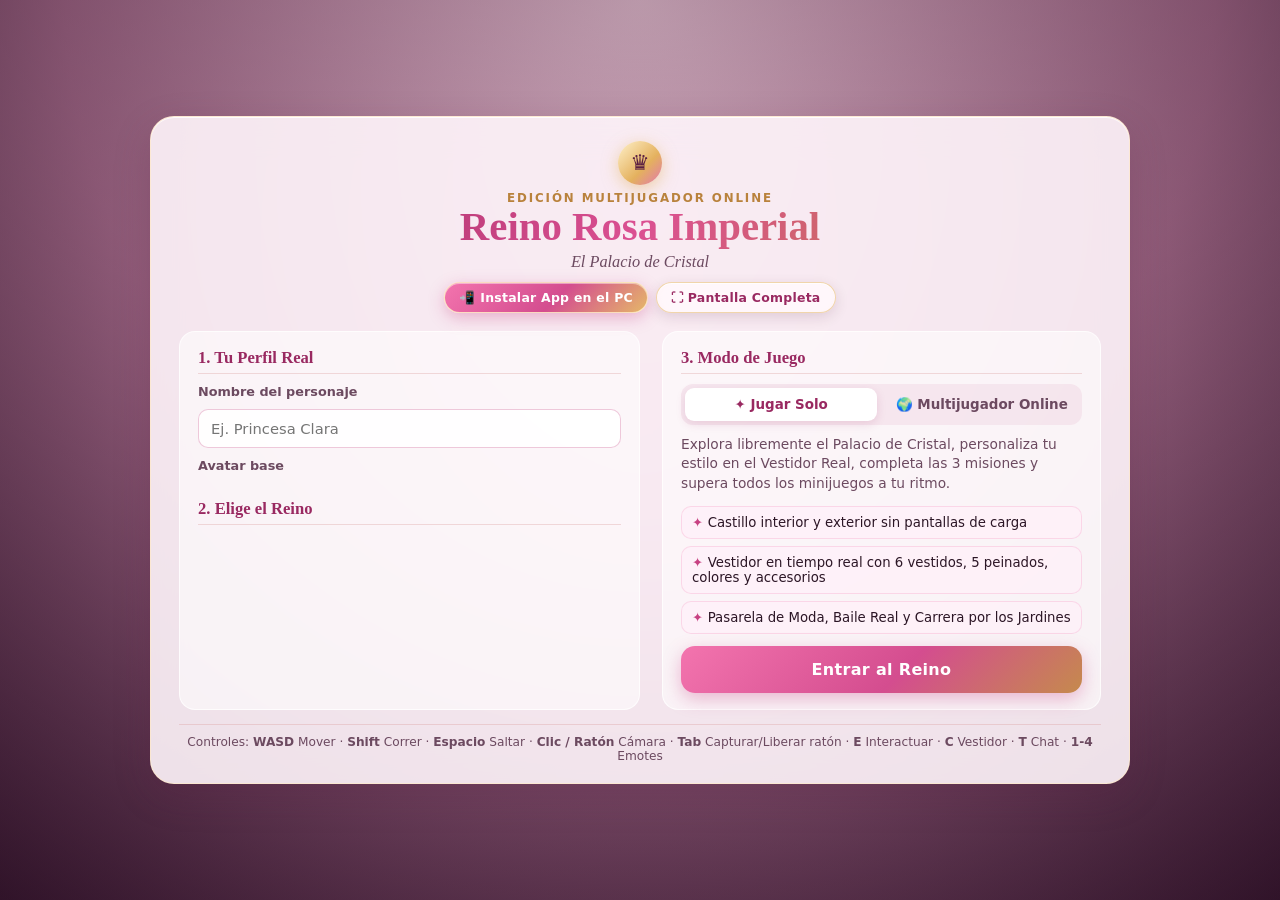
<file: index.html>
<!DOCTYPE html>
<html lang="es">
<head>
  <meta charset="UTF-8" />
  <meta name="viewport" content="width=device-width, initial-scale=1.0" />
  <meta name="theme-color" content="#ff69b4" />
  <meta name="apple-mobile-web-app-capable" content="yes" />
  <meta name="apple-mobile-web-app-status-bar-style" content="black-translucent" />
  <meta name="apple-mobile-web-app-title" content="Reino Rosa 3D" />
  <title>Reino Rosa Imperial: El Palacio de Cristal</title>
  <link rel="manifest" href="./manifest.webmanifest" />
  <link rel="icon" type="image/png" sizes="192x192" href="./assets/icons/icon-192.png" />
  <link rel="icon" type="image/svg+xml" href="./assets/icons/icon.svg" />
  <link rel="apple-touch-icon" href="./assets/icons/icon-192.png" />
  <link rel="stylesheet" href="./css/base.css" />
  <link rel="stylesheet" href="./css/menu.css" />
  <link rel="stylesheet" href="./css/hud.css" />
  <link rel="stylesheet" href="./css/pwa.css" />
  <script type="importmap">
    {
      "imports": {
        "three": "https://esm.sh/three@0.160.0",
        "three/addons/": "https://esm.sh/three@0.160.0/examples/jsm/"
      }
    }
  </script>
</head>
<body>
  <div id="app-root">
    <!-- Lienzo 3D principal -->
    <div id="canvas-container" aria-label="Escena 3D del Palacio de Cristal"></div>

    <!-- Pantalla de Inicio y Lobby LAN -->
    <section id="menu-overlay" class="overlay visible" aria-label="Menú Principal">
      <div class="menu-shell glass-panel">
        <header class="menu-header">
          <div class="crown-badge" aria-hidden="true">♛</div>
          <p class="menu-kicker">Edición Multijugador Online</p>
          <h1 class="menu-title">Reino Rosa Imperial</h1>
          <p class="menu-subtitle">El Palacio de Cristal</p>
          <div class="pwa-toolbar">
            <button id="btn-pwa-install-menu" class="pwa-btn pwa-install-btn" type="button">📲 Instalar App en el PC</button>
            <button id="btn-pwa-fullscreen-menu" class="pwa-btn pwa-fullscreen-btn" type="button" title="Pantalla Completa [F11]">⛶ Pantalla Completa</button>
          </div>
          <div id="pwa-install-guide" class="pwa-install-guide hidden" role="status" aria-live="polite">
            <span id="pwa-install-guide-text"></span>
            <button id="btn-pwa-guide-close" class="pwa-guide-close" type="button" aria-label="Cerrar aviso">✕</button>
          </div>
        </header>

        <div class="menu-grid">
          <!-- Columna Izquierda: Perfil y Avatares -->
          <div class="menu-section">
            <h2 class="section-heading">1. Tu Perfil Real</h2>
            <label class="field-label" for="player-name-input">Nombre del personaje</label>
            <input
              id="player-name-input"
              class="text-input"
              type="text"
              maxlength="18"
              placeholder="Ej. Princesa Clara"
              value=""
              autocomplete="off"
            />

            <span class="field-label">Avatar base</span>
            <div id="avatar-selector" class="avatar-grid" role="radiogroup" aria-label="Selector de avatar"></div>

            <h2 class="section-heading spacer-top">2. Elige el Reino</h2>
            <div id="world-selector" class="world-grid" role="radiogroup" aria-label="Selector de mundo"></div>
          </div>

          <!-- Columna Derecha: Modo Solo o Cooperativo LAN -->
          <div class="menu-section">
            <h2 class="section-heading">3. Modo de Juego</h2>
            <div class="mode-tabs" role="tablist">
              <button id="tab-solo" class="mode-tab active" type="button" role="tab" aria-selected="true">
                ✦ Jugar Solo
              </button>
              <button id="tab-coop" class="mode-tab" type="button" role="tab" aria-selected="false">
                🌍 Multijugador Online
              </button>
            </div>

            <!-- Panel Solo -->
            <div id="panel-solo" class="mode-panel active">
              <p class="panel-desc">
                Explora libremente el Palacio de Cristal, personaliza tu estilo en el Vestidor Real,
                completa las 3 misiones y supera todos los minijuegos a tu ritmo.
              </p>
              <ul class="feature-list">
                <li>Castillo interior y exterior sin pantallas de carga</li>
                <li>Vestidor en tiempo real con 6 vestidos, 5 peinados, colores y accesorios</li>
                <li>Pasarela de Moda, Baile Real y Carrera por los Jardines</li>
              </ul>
              <button id="btn-start-solo" class="btn-primary btn-large" type="button">
                Entrar al Reino
              </button>
            </div>

            <!-- Panel Multijugador Online (PeerJS) -->
            <div id="panel-coop" class="mode-panel">
              <p class="panel-desc">
                Juega con amigas desde cualquier casa o clase: sin cuentas ni códigos largos.
                Entra en la sala pública o crea una sala privada con código corto.
              </p>
              <div id="menu-multiplayer-root"></div>
            </div>
          </div>
        </div>

        <footer class="menu-footer">
          <span>Controles: <strong>WASD</strong> Mover · <strong>Shift</strong> Correr · <strong>Espacio</strong> Saltar · <strong>Clic / Ratón</strong> Cámara · <strong>Tab</strong> Capturar/Liberar ratón · <strong>E</strong> Interactuar · <strong>C</strong> Vestidor · <strong>T</strong> Chat · <strong>1-4</strong> Emotes</span>
        </footer>
      </div>
    </section>

    <!-- HUD en Partida -->
    <section id="hud-overlay" class="hud-layer hidden" aria-label="Interfaz de juego">
      <!-- Barra Superior -->
      <div class="hud-top">
        <div class="hud-brand glass-chip">
          <span class="hud-world-name" id="hud-world-name">Gala Imperial</span>
          <span class="hud-zone-name" id="hud-zone-name">Jardines Reales</span>
        </div>

        <button id="hud-net-pill" class="hud-net-pill glass-chip hidden" type="button" title="Estado de la sala">
          <span class="net-dot" id="hud-net-dot" data-state="offline"></span>
          <span id="hud-net-text">Solo</span>
        </button>

        <div class="hud-compass glass-chip" aria-label="Brújula">
          <div class="compass-track" id="compass-track">
            <span>N</span><span>NE</span><span>E</span><span>SE</span><span>S</span><span>SO</span><span>O</span><span>NO</span>
          </div>
          <div class="compass-needle">▼</div>
          <div id="compass-casino-pin" class="compass-casino-pin" aria-hidden="true">🎰</div>
        </div>

        <div class="hud-actions">
          <button id="btn-hud-wardrobe" class="icon-btn glass-chip" type="button" title="Vestidor Real [C]">👗 Vestidor</button>
          <button id="btn-hud-world" class="icon-btn glass-chip" type="button" title="Cambiar Reino">✨ Reino</button>
          <button id="btn-hud-mute" class="icon-btn glass-chip" type="button" title="Silenciar efectos de sonido">🔊</button>
          <button id="btn-pwa-install-hud" class="icon-btn glass-chip pwa-install-chip hidden" type="button" title="Instalar App">📲 Instalar</button>
          <button id="btn-pwa-fullscreen-hud" class="icon-btn glass-chip" type="button" title="Pantalla Completa [F11]">⛶</button>
          <button id="btn-hud-menu" class="icon-btn glass-chip" type="button" title="Volver al Menú">☰ Menú</button>
        </div>
      </div>

      <!-- Panel Izquierdo: Grupo y Misiones -->
      <aside class="hud-left">
        <div class="glass-card party-card">
          <div class="card-title-row">
            <h3>♛ Grupo Real</h3>
            <span id="hud-net-badge" class="pill-badge">Solo</span>
          </div>
          <ul id="hud-party-list" class="party-list"></ul>
          <button id="btn-hud-invite" class="btn-mini" type="button">🌍 Salas Multijugador</button>
        </div>

        <div class="glass-card quest-card">
          <div class="card-title-row">
            <h3>✦ Misiones del Reino</h3>
            <span id="hud-quest-summary" class="pill-badge">0/3</span>
          </div>
          <ul id="hud-quest-list" class="quest-list"></ul>
        </div>
      </aside>

      <!-- Panel Derecho: Minimapa y Accesos a Minijuegos -->
      <aside class="hud-right">
        <div class="glass-card minimap-card">
          <div class="minimap-ring">
            <canvas id="minimap-canvas" width="184" height="184" aria-label="Minimapa circular del reino"></canvas>
            <span class="minimap-cardinal cardinal-n" aria-hidden="true">N</span>
            <span class="minimap-cardinal cardinal-e" aria-hidden="true">E</span>
            <span class="minimap-cardinal cardinal-s" aria-hidden="true">S</span>
            <span class="minimap-cardinal cardinal-o" aria-hidden="true">O</span>
          </div>
          <div id="casino-distance-pill" class="casino-distance-pill" aria-live="off">
            <span class="casino-pill-icon">🎰</span>
            <span id="casino-dist-text">Casino · 162 m</span>
            <span id="casino-dir-arrow" class="casino-dir-arrow" aria-hidden="true">➤</span>
          </div>
          <div class="minimap-legend">
            <span>● Tú</span>
            <span class="legend-casino">🎰 Casino</span>
            <span class="legend-horse">🐴 Caballos</span>
            <span class="legend-gem">◆ Gemas</span>
          </div>
        </div>

        <div class="glass-card activities-card">
          <div class="card-title-row">
            <h3>★ Minijuegos</h3>
          </div>
          <div class="activity-buttons">
            <button class="activity-btn" data-minigame="fashion" type="button">✦ Pasarela de Moda</button>
            <button class="activity-btn" data-minigame="ball" type="button">♪ Baile del Salón Real</button>
            <button class="activity-btn" data-minigame="race" type="button">♛ Carrera Jardines</button>
          </div>
        </div>
      </aside>

      <!-- Prompt contextual [E] -->
      <div id="interact-prompt" class="interact-prompt glass-chip hidden">
        <kbd>E</kbd> <span id="interact-label">Interactuar</span>
      </div>

      <!-- Notificaciones flotantes -->
      <div id="toast-container" class="toast-container" aria-live="polite"></div>

      <!-- Diálogo NPC -->
      <div id="dialogue-box" class="dialogue-box glass-panel hidden">
        <div class="dialogue-header">
          <span id="dialogue-speaker" class="dialogue-speaker">Príncipe Adrián</span>
          <span id="dialogue-role" class="dialogue-role">Heredero del Palacio</span>
        </div>
        <p id="dialogue-text" class="dialogue-text"></p>
        <div id="dialogue-actions" class="dialogue-actions"></div>
      </div>

      <!-- Indicador discreto de captura de ratón (Pointer Lock) -->
      <div id="pointer-lock-hint" class="pointer-lock-hint glass-chip" aria-live="polite">
        🖱️ Clic o <kbd>Tab</kbd>: Capturar cámara
      </div>

      <!-- Recordatorio discreto de emotes -->
      <div id="emote-hint" class="emote-hint glass-chip" title="1 Saludo Real · 2 Giro de Princesa · 3 Reverencia de Gala · 4 Pose de Estrella">
        ✨ <kbd>1-4</kbd> Emotes
      </div>

      <!-- Chat Rápido [T] / 💬 -->
      <div id="chat-panel" class="chat-panel glass-card is-collapsed">
        <div class="chat-head">
          <button id="btn-chat-toggle" class="chat-toggle" type="button" title="Chat [T]">💬 <span>Chat</span> <kbd>T</kbd></button>
        </div>
        <div id="chat-messages" class="chat-messages"></div>
        <div class="chat-compose">
          <div id="chat-quick-bar" class="chat-quick-bar">
            <button class="quick-chat-btn" data-msg="¡Hola! 👋" type="button">¡Hola! 👋</button>
            <button class="quick-chat-btn" data-msg="¡Vamos al Casino! 🎰" type="button">¡Vamos al Casino! 🎰</button>
            <button class="quick-chat-btn" data-msg="¡A cabalgar! 🐴" type="button">¡A cabalgar! 🐴</button>
            <button class="quick-chat-btn" data-msg="¡Qué estilazo! ✨" type="button">¡Qué estilazo! ✨</button>
          </div>
          <form id="chat-form" class="chat-form">
            <input id="chat-input" type="text" maxlength="60" placeholder="Escribe un mensaje corto…" autocomplete="off" />
            <button type="submit" class="btn-chat-send">Enviar</button>
          </form>
        </div>
      </div>
    </section>

    <!-- Vestidor Real en Tiempo Real [C] -->
    <section id="wardrobe-overlay" class="wardrobe-overlay hidden" aria-label="Vestidor Real">
      <div class="wardrobe-modal glass-panel">
        <header class="modal-header">
          <div>
            <p class="modal-kicker">Atelier del Palacio · En Vivo</p>
            <h2>Vestidor Real</h2>
          </div>
          <button id="btn-close-wardrobe" class="btn-close" type="button" aria-label="Cerrar vestidor">✕</button>
        </header>

        <div id="wardrobe-tabs" class="wardrobe-tabs" role="tablist" aria-label="Categorías del Vestidor"></div>

        <div class="wardrobe-body">
          <div class="wardrobe-panel active" data-panel="outfits" role="tabpanel">
            <div class="wardrobe-group">
              <h3>Alta Costura Real (6 Conjuntos)</h3>
              <div id="wardrobe-outfits" class="wardrobe-options"></div>
            </div>
          </div>

          <div class="wardrobe-panel" data-panel="hairs" role="tabpanel">
            <div class="wardrobe-group">
              <h3>Peinados Esculpidos (5 Estilos)</h3>
              <div id="wardrobe-hairs" class="wardrobe-options"></div>
            </div>
          </div>

          <div class="wardrobe-panel" data-panel="colors" role="tabpanel">
            <div class="wardrobe-group">
              <h3>Color de Cabello</h3>
              <div id="wardrobe-hair-colors" class="wardrobe-swatch-grid"></div>
            </div>
            <div class="wardrobe-group">
              <h3>Tono de Piel</h3>
              <div id="wardrobe-skin-tones" class="wardrobe-swatch-grid"></div>
            </div>
            <div class="wardrobe-group">
              <h3>Color de Ojos</h3>
              <div id="wardrobe-eye-colors" class="wardrobe-swatch-grid"></div>
            </div>
          </div>

          <div class="wardrobe-panel" data-panel="accessories" role="tabpanel">
            <div class="wardrobe-group">
              <h3>Accesorios Acoplables (Combinables)</h3>
              <div id="wardrobe-accessories" class="wardrobe-options"></div>
            </div>
          </div>
        </div>

        <footer class="modal-footer">
          <span class="wardrobe-tip">Cambios visibles al instante con magia para todo tu grupo.</span>
          <button id="btn-wardrobe-done" class="btn-primary" type="button">¡Listo para brillar!</button>
        </footer>
      </div>

      <!-- Zona despejada derecha para observar y girar al personaje 360° -->
      <div id="wardrobe-stage-area" class="wardrobe-stage-area" aria-label="Arrastra para girar al personaje 360 grados">
        <div class="wardrobe-turn-controls glass-chip">
          <button id="btn-wardrobe-turn-left" class="wardrobe-turn-btn" type="button" title="Girar a la izquierda" aria-label="Girar a la izquierda">⟲</button>
          <span class="wardrobe-turn-hint">↔ Arrastra 360°</span>
          <button id="btn-wardrobe-turn-right" class="wardrobe-turn-btn" type="button" title="Girar a la derecha" aria-label="Girar a la derecha">⟳</button>
        </div>
      </div>
    </section>

    <!-- Modal de Salas Multijugador en Partida -->
    <section id="invite-modal" class="modal-backdrop hidden" aria-label="Salas multijugador">
      <div class="invite-modal-card glass-panel">
        <header class="modal-header">
          <div>
            <p class="modal-kicker">Multijugador Online</p>
            <h2>Salas del Reino</h2>
          </div>
          <button id="btn-close-invite-modal" class="btn-close" type="button" aria-label="Cerrar">✕</button>
        </header>
        <div id="ingame-multiplayer-root"></div>
      </div>
    </section>

    <!-- Contenedor dinámico para HUD de Minijuegos -->
    <div id="minigame-overlay" class="minigame-overlay hidden" aria-live="polite"></div>
  </div>

  <script type="module" src="./js/main.js"></script>
</body>
</html>
</file>
<file: css/base.css>
:root {
  --rose-50: #fff6fa;
  --rose-100: #ffe4f0;
  --rose-200: #ffc5df;
  --rose-300: #f695c1;
  --rose-400: #e564a1;
  --rose-500: #c74182;
  --rose-600: #992961;
  --gold-light: #fff0c7;
  --gold-main: #e5b869;
  --gold-deep: #b9823c;
  --rosegold: #d99b9b;
  --ink-dark: #2c1626;
  --ink-muted: #6c4a60;
  --glass-bg: rgba(255, 248, 252, 0.78);
  --glass-bg-strong: rgba(255, 246, 251, 0.9);
  --glass-dark: rgba(38, 16, 35, 0.72);
  --glass-border: rgba(255, 255, 255, 0.65);
  --glass-border-gold: rgba(229, 184, 105, 0.55);
  --shadow-soft: 0 12px 36px rgba(90, 26, 62, 0.22);
  --shadow-glow: 0 0 24px rgba(246, 149, 193, 0.45);
  --radius-sm: 10px;
  --radius-md: 16px;
  --radius-lg: 24px;
  --font-display: 'Palatino Linotype', 'Book Antiqua', Georgia, serif;
  --font-ui: 'Segoe UI', system-ui, -apple-system, BlinkMacSystemFont, sans-serif;
}

*, *::before, *::after {
  box-sizing: border-box;
  margin: 0;
  padding: 0;
}

html, body {
  width: 100%;
  height: 100%;
  overflow: hidden;
  font-family: var(--font-ui);
  color: var(--ink-dark);
  background: radial-gradient(circle at top, #ffd9ea 0%, #c885a8 52%, #3a1932 100%);
  user-select: none;
  -webkit-font-smoothing: antialiased;
}

#app-root {
  position: relative;
  width: 100vw;
  height: 100vh;
  overflow: hidden;
}

#canvas-container {
  position: absolute;
  inset: 0;
  width: 100%;
  height: 100%;
  z-index: 1;
}

#canvas-container canvas {
  display: block;
  width: 100%;
  height: 100%;
}

.hidden {
  display: none !important;
}

.glass-panel {
  background: var(--glass-bg-strong);
  backdrop-filter: blur(18px);
  -webkit-backdrop-filter: blur(18px);
  border: 1px solid var(--glass-border);
  box-shadow: var(--shadow-soft), inset 0 1px 0 rgba(255, 255, 255, 0.85);
  border-radius: var(--radius-lg);
}

.glass-card {
  background: var(--glass-bg);
  backdrop-filter: blur(14px);
  -webkit-backdrop-filter: blur(14px);
  border: 1px solid var(--glass-border);
  box-shadow: 0 8px 24px rgba(72, 22, 52, 0.16);
  border-radius: var(--radius-md);
}

.glass-chip {
  background: rgba(255, 248, 252, 0.82);
  backdrop-filter: blur(12px);
  -webkit-backdrop-filter: blur(12px);
  border: 1px solid var(--glass-border-gold);
  box-shadow: 0 4px 16px rgba(72, 22, 52, 0.14);
  border-radius: 999px;
}

button {
  font-family: inherit;
  cursor: pointer;
  border: none;
  outline: none;
  transition: transform 0.15s ease, box-shadow 0.2s ease, background 0.2s ease, opacity 0.2s ease;
}

button:active:not(:disabled) {
  transform: scale(0.97);
}

button:disabled {
  opacity: 0.55;
  cursor: not-allowed;
}

.btn-primary {
  background: linear-gradient(135deg, #f374ae 0%, #d44d8f 55%, #c58a4d 100%);
  color: #fff;
  font-weight: 700;
  padding: 11px 20px;
  border-radius: var(--radius-sm);
  box-shadow: 0 6px 18px rgba(201, 66, 132, 0.35);
  letter-spacing: 0.02em;
}

.btn-primary:hover:not(:disabled) {
  box-shadow: 0 8px 24px rgba(201, 66, 132, 0.5);
  transform: translateY(-1px);
}

.btn-secondary {
  background: rgba(255, 255, 255, 0.85);
  color: var(--rose-600);
  border: 1px solid rgba(212, 77, 143, 0.35);
  font-weight: 600;
  padding: 10px 16px;
  border-radius: var(--radius-sm);
}

.btn-secondary:hover:not(:disabled) {
  background: #fff;
  border-color: var(--rose-400);
}

.btn-large {
  width: 100%;
  padding: 14px 22px;
  font-size: 1rem;
  border-radius: 14px;
}

.btn-sm {
  padding: 8px 13px;
  font-size: 0.82rem;
  white-space: nowrap;
}

.btn-link {
  background: transparent;
  color: var(--rose-500);
  font-size: 0.82rem;
  font-weight: 600;
  text-decoration: underline;
  padding: 2px 4px;
}

.btn-close {
  width: 36px;
  height: 36px;
  border-radius: 50%;
  background: rgba(255, 255, 255, 0.85);
  color: var(--rose-600);
  font-size: 1.05rem;
  font-weight: 700;
  border: 1px solid rgba(199, 65, 130, 0.25);
}

.btn-close:hover {
  background: var(--rose-500);
  color: #fff;
}

.text-input,
.code-box {
  width: 100%;
  font-family: inherit;
  font-size: 0.92rem;
  color: var(--ink-dark);
  background: rgba(255, 255, 255, 0.88);
  border: 1px solid rgba(212, 120, 165, 0.4);
  border-radius: var(--radius-sm);
  padding: 10px 12px;
  outline: none;
  user-select: text;
}

.text-input:focus,
.code-box:focus {
  border-color: var(--rose-400);
  box-shadow: 0 0 0 3px rgba(243, 116, 174, 0.2);
}

.code-box {
  font-family: ui-monospace, SFMono-Regular, Consolas, monospace;
  font-size: 0.74rem;
  resize: none;
  line-height: 1.3;
}

::-webkit-scrollbar {
  width: 6px;
  height: 6px;
}

::-webkit-scrollbar-thumb {
  background: rgba(199, 65, 130, 0.35);
  border-radius: 999px;
}
</file>
<file: css/menu.css>
.overlay {
  position: absolute;
  inset: 0;
  z-index: 20;
  display: flex;
  align-items: center;
  justify-content: center;
  padding: 20px;
  background: radial-gradient(circle at center, rgba(44, 16, 38, 0.14) 0%, rgba(36, 12, 30, 0.45) 100%);
  opacity: 0;
  pointer-events: none;
  transition: opacity 0.35s ease;
}

.overlay.visible {
  opacity: 1;
  pointer-events: auto;
}

.menu-shell {
  width: min(980px, 100%);
  max-height: calc(100vh - 36px);
  overflow-y: auto;
  padding: 24px 28px 20px;
  border: 1px solid rgba(255, 232, 200, 0.7);
}

.menu-header {
  text-align: center;
  margin-bottom: 18px;
}

.crown-badge {
  display: inline-flex;
  align-items: center;
  justify-content: center;
  width: 44px;
  height: 44px;
  border-radius: 50%;
  background: linear-gradient(135deg, #fff1ca 0%, #e4b15e 60%, #e278ae 100%);
  color: #5b2042;
  font-size: 1.35rem;
  box-shadow: 0 4px 16px rgba(229, 184, 105, 0.55);
  margin-bottom: 6px;
}

.menu-kicker {
  font-size: 0.74rem;
  font-weight: 700;
  letter-spacing: 0.16em;
  text-transform: uppercase;
  color: var(--gold-deep);
}

.menu-title {
  font-family: var(--font-display);
  font-size: clamp(1.75rem, 3.2vw, 2.55rem);
  background: linear-gradient(120deg, #98245c 0%, #db5092 50%, #bd8235 100%);
  -webkit-background-clip: text;
  background-clip: text;
  color: transparent;
  line-height: 1.1;
}

.menu-subtitle {
  font-family: var(--font-display);
  font-style: italic;
  color: var(--ink-muted);
  font-size: 1.02rem;
  margin-top: 2px;
}

.menu-grid {
  display: grid;
  grid-template-columns: 1.05fr 1fr;
  gap: 22px;
}

.menu-section {
  background: rgba(255, 255, 255, 0.55);
  border: 1px solid rgba(255, 255, 255, 0.78);
  border-radius: var(--radius-md);
  padding: 16px 18px;
  display: flex;
  flex-direction: column;
  gap: 10px;
}

.section-heading {
  font-family: var(--font-display);
  font-size: 1.04rem;
  color: var(--rose-600);
  border-bottom: 1px solid rgba(217, 155, 155, 0.35);
  padding-bottom: 5px;
}

.spacer-top {
  margin-top: 6px;
}

.field-label {
  font-size: 0.8rem;
  font-weight: 600;
  color: var(--ink-muted);
}

.avatar-grid {
  display: grid;
  grid-template-columns: repeat(4, 1fr);
  gap: 8px;
}

.avatar-card {
  display: flex;
  flex-direction: column;
  align-items: center;
  gap: 5px;
  padding: 9px 6px;
  border-radius: 12px;
  background: rgba(255, 255, 255, 0.78);
  border: 2px solid transparent;
  color: var(--ink-dark);
  font-size: 0.78rem;
  font-weight: 600;
}

.avatar-card:hover {
  border-color: rgba(229, 100, 161, 0.45);
}

.avatar-card.selected {
  border-color: var(--rose-500);
  background: #fff;
  box-shadow: 0 4px 14px rgba(199, 65, 130, 0.22);
}

.avatar-swatch {
  width: 34px;
  height: 34px;
  border-radius: 50%;
  border: 2px solid #fff;
  box-shadow: 0 2px 8px rgba(0, 0, 0, 0.16);
  display: flex;
  align-items: center;
  justify-content: center;
  font-size: 0.95rem;
}

.world-grid {
  display: grid;
  grid-template-columns: 1fr;
  gap: 8px;
}

.world-card {
  display: flex;
  align-items: center;
  gap: 12px;
  text-align: left;
  padding: 10px 12px;
  border-radius: 12px;
  background: rgba(255, 255, 255, 0.78);
  border: 2px solid transparent;
}

.world-card:hover {
  border-color: rgba(229, 184, 105, 0.65);
}

.world-card.selected {
  border-color: var(--rose-500);
  background: #fff;
  box-shadow: 0 4px 16px rgba(199, 65, 130, 0.2);
}

.world-orb {
  width: 38px;
  height: 38px;
  border-radius: 50%;
  flex-shrink: 0;
  border: 2px solid rgba(255, 255, 255, 0.9);
  box-shadow: 0 3px 10px rgba(0, 0, 0, 0.18);
}

.world-info strong {
  display: block;
  font-size: 0.9rem;
  color: var(--ink-dark);
}

.world-info span {
  display: block;
  font-size: 0.75rem;
  color: var(--ink-muted);
}

.mode-tabs {
  display: grid;
  grid-template-columns: 1fr 1fr;
  gap: 8px;
  background: rgba(235, 200, 218, 0.35);
  padding: 4px;
  border-radius: 12px;
}

.mode-tab {
  padding: 9px 10px;
  border-radius: 9px;
  background: transparent;
  color: var(--ink-muted);
  font-weight: 700;
  font-size: 0.84rem;
}

.mode-tab.active {
  background: #fff;
  color: var(--rose-600);
  box-shadow: 0 3px 10px rgba(153, 41, 97, 0.15);
}

.mode-panel {
  display: none;
  flex-direction: column;
  gap: 12px;
  flex: 1;
}

.mode-panel.active {
  display: flex;
}

.panel-desc {
  font-size: 0.86rem;
  line-height: 1.45;
  color: var(--ink-muted);
}

.feature-list {
  list-style: none;
  display: flex;
  flex-direction: column;
  gap: 7px;
  margin-bottom: auto;
}

.feature-list li {
  font-size: 0.83rem;
  padding: 8px 10px;
  border-radius: 10px;
  background: rgba(255, 240, 248, 0.75);
  border: 1px solid rgba(243, 165, 203, 0.35);
}

.feature-list li::before {
  content: '✦ ';
  color: var(--rose-500);
  font-weight: 700;
}

/* ───────── Menú de Salas Multijugador (PeerJS) ───────── */
.mp-ui {
  display: flex;
  flex-direction: column;
  gap: 10px;
}

.mp-status {
  display: inline-flex;
  align-items: center;
  gap: 8px;
  align-self: flex-start;
  font-size: 0.78rem;
  font-weight: 700;
  color: var(--ink-muted);
  padding: 4px 12px;
  border-radius: 999px;
  background: rgba(255, 255, 255, 0.72);
  border: 1px solid var(--glass-border-gold);
}

.mp-dot,
.net-dot {
  width: 9px;
  height: 9px;
  border-radius: 50%;
  flex-shrink: 0;
  background: #b9a3b2;
}

.mp-dot[data-state='online'],
.net-dot[data-state='online'] {
  background: #3fc97a;
  box-shadow: 0 0 8px rgba(63, 201, 122, 0.8);
}

.mp-dot[data-state='connecting'],
.net-dot[data-state='connecting'] {
  background: #f2c14e;
  box-shadow: 0 0 8px rgba(242, 193, 78, 0.85);
  animation: mpPulse 1s ease-in-out infinite;
}

.mp-dot[data-state='error'],
.net-dot[data-state='error'] {
  background: #e5484d;
  box-shadow: 0 0 8px rgba(229, 72, 77, 0.7);
}

@keyframes mpPulse {
  50% { opacity: 0.35; }
}

.mp-view {
  display: flex;
  flex-direction: column;
  gap: 10px;
}

.mp-public-btn {
  font-size: 1.06rem;
  padding: 16px 22px;
  background: linear-gradient(135deg, #f78fc0 0%, #e2559c 45%, #d9a24f 100%);
  border: 1px solid rgba(255, 236, 196, 0.9);
}

.mp-hint {
  font-size: 0.76rem;
  color: var(--ink-muted);
  text-align: center;
  margin-top: -4px;
}

.mp-divider {
  display: flex;
  align-items: center;
  gap: 10px;
  font-size: 0.74rem;
  font-weight: 700;
  color: var(--gold-deep);
  text-transform: uppercase;
  letter-spacing: 0.08em;
}

.mp-divider::before,
.mp-divider::after {
  content: '';
  flex: 1;
  height: 1px;
  background: linear-gradient(90deg, transparent, rgba(229, 184, 105, 0.8), transparent);
}

.mp-private {
  display: flex;
  flex-direction: column;
  gap: 8px;
  padding: 10px;
  border-radius: 14px;
  background: rgba(255, 246, 251, 0.85);
  border: 1px solid rgba(229, 184, 105, 0.45);
}

.mp-create-btn {
  width: 100%;
  font-weight: 700;
}

.mp-join-row {
  display: flex;
  gap: 6px;
}

.mp-code-input {
  flex: 1;
  min-width: 0;
  text-transform: uppercase;
  letter-spacing: 0.12em;
  font-weight: 700;
  text-align: center;
}

.mp-cancel {
  align-self: center;
}

.mp-room-card {
  display: flex;
  flex-direction: column;
  gap: 8px;
  padding: 12px 14px;
  border-radius: 14px;
  background: rgba(255, 246, 251, 0.9);
  border: 1px solid rgba(229, 184, 105, 0.6);
  box-shadow: inset 0 1px 0 rgba(255, 255, 255, 0.9);
}

.mp-room-head {
  display: flex;
  align-items: center;
  justify-content: space-between;
  gap: 8px;
}

.mp-room-kind {
  font-family: var(--font-display);
  font-weight: 700;
  color: var(--rose-600);
}

.mp-room-ping {
  font-size: 0.72rem;
  font-weight: 700;
  color: var(--gold-deep);
}

.mp-code-block {
  display: flex;
  flex-direction: column;
  gap: 4px;
}

.mp-code-label {
  font-size: 0.72rem;
  font-weight: 700;
  color: var(--ink-muted);
  text-transform: uppercase;
  letter-spacing: 0.08em;
}

.mp-code-row {
  display: flex;
  align-items: center;
  justify-content: space-between;
  gap: 8px;
}

.mp-code {
  font-family: ui-monospace, SFMono-Regular, Consolas, monospace;
  font-size: 1.7rem;
  letter-spacing: 0.1em;
  color: var(--rose-600);
  background: linear-gradient(135deg, #fff1c9, #ffe0f0);
  border: 1px dashed rgba(185, 130, 60, 0.7);
  border-radius: 10px;
  padding: 4px 12px;
  user-select: all;
}

.mp-players-head {
  font-size: 0.76rem;
  font-weight: 700;
  color: var(--rose-600);
}

.mp-players {
  list-style: none;
  display: flex;
  flex-wrap: wrap;
  gap: 6px;
  max-height: 96px;
  overflow-y: auto;
}

.mp-players li {
  font-size: 0.75rem;
  font-weight: 600;
  background: #fff;
  border: 1px solid rgba(229, 100, 161, 0.3);
  border-radius: 999px;
  padding: 3px 10px;
}

.mp-players li.is-self {
  background: linear-gradient(135deg, #fff1c9, #f2c87d);
  border-color: rgba(185, 130, 60, 0.5);
  color: #6b4512;
}

.mp-players li.is-empty {
  opacity: 0.65;
  font-style: italic;
}

.mp-leave-btn {
  width: 100%;
}

.mp-feedback {
  font-size: 0.78rem;
  color: var(--rose-600);
  min-height: 18px;
  text-align: center;
}

.mp-feedback.is-error {
  color: #c0313a;
  font-weight: 600;
}

.menu-footer {
  margin-top: 14px;
  padding-top: 10px;
  border-top: 1px solid rgba(217, 155, 155, 0.35);
  text-align: center;
  font-size: 0.76rem;
  color: var(--ink-muted);
}

@media (max-width: 820px) {
  .menu-grid {
    grid-template-columns: 1fr;
  }
}
</file>
<file: css/hud.css>
.hud-layer {
  position: absolute;
  inset: 0;
  z-index: 10;
  pointer-events: none;
}

body.pointer-locked,
body.pointer-locked * {
  cursor: none !important;
}

body.pointer-locked .hud-layer,
body.pointer-locked .hud-layer * {
  pointer-events: none !important;
}

.hud-layer button,
.hud-layer input,
.hud-layer textarea,
.hud-layer .chat-panel,
.hud-layer .dialogue-box,
.hud-layer .activities-card,
.hud-layer .party-card {
  pointer-events: auto;
}

.hud-top {
  position: absolute;
  top: 14px;
  left: 16px;
  right: 16px;
  display: flex;
  align-items: center;
  justify-content: space-between;
  gap: 12px;
}

.hud-brand {
  display: flex;
  flex-direction: column;
  padding: 7px 18px;
}

.hud-world-name {
  font-family: var(--font-display);
  font-size: 0.94rem;
  font-weight: 700;
  color: var(--rose-600);
}

.hud-zone-name {
  font-size: 0.74rem;
  color: var(--ink-muted);
}

.hud-net-pill {
  display: inline-flex;
  align-items: center;
  gap: 8px;
  padding: 7px 14px;
  font-size: 0.78rem;
  font-weight: 700;
  color: var(--rose-600);
  white-space: nowrap;
  max-width: 320px;
  overflow: hidden;
  text-overflow: ellipsis;
}

.hud-net-pill:hover {
  background: #fff;
}

.hud-net-pill .net-dot {
  width: 9px;
  height: 9px;
  border-radius: 50%;
  flex-shrink: 0;
  background: #b9a3b2;
}

.hud-net-pill .net-dot[data-state='online'] {
  background: #3fc97a;
  box-shadow: 0 0 8px rgba(63, 201, 122, 0.8);
}

.hud-net-pill .net-dot[data-state='connecting'] {
  background: #f2c14e;
  box-shadow: 0 0 8px rgba(242, 193, 78, 0.85);
  animation: netPulse 1s ease-in-out infinite;
}

.hud-net-pill .net-dot[data-state='error'] {
  background: #e5484d;
  box-shadow: 0 0 8px rgba(229, 72, 77, 0.7);
}

@keyframes netPulse {
  50% { opacity: 0.35; }
}

body.wardrobe-open .hud-net-pill {
  opacity: 0;
  pointer-events: none !important;
}

.hud-compass {
  position: relative;
  width: 210px;
  height: 36px;
  overflow: hidden;
  display: flex;
  align-items: center;
  justify-content: center;
}

.compass-track {
  display: flex;
  gap: 32px;
  font-size: 0.78rem;
  font-weight: 700;
  color: var(--rose-600);
  white-space: nowrap;
  will-change: transform;
}

.compass-needle {
  position: absolute;
  top: -1px;
  left: 50%;
  transform: translateX(-50%);
  font-size: 0.65rem;
  color: var(--gold-deep);
}

.compass-casino-pin {
  position: absolute;
  bottom: 1px;
  left: 50%;
  transform: translateX(-50%);
  font-size: 0.78rem;
  line-height: 1;
  pointer-events: none;
  filter: drop-shadow(0 0 5px rgba(245, 196, 81, 0.85));
  transition: left 0.06s linear;
}

.hud-actions {
  display: flex;
  gap: 8px;
}

.icon-btn {
  padding: 8px 14px;
  font-size: 0.82rem;
  font-weight: 700;
  color: var(--rose-600);
}

.icon-btn:hover {
  background: #fff;
  transform: translateY(-1px);
}

.hud-left {
  position: absolute;
  top: 72px;
  left: 16px;
  width: 256px;
  display: flex;
  flex-direction: column;
  gap: 10px;
}

.hud-right {
  position: absolute;
  top: 72px;
  right: 16px;
  width: 204px;
  display: flex;
  flex-direction: column;
  gap: 10px;
}

.party-card,
.quest-card,
.activities-card {
  padding: 12px 14px;
}

.card-title-row {
  display: flex;
  align-items: center;
  justify-content: space-between;
  margin-bottom: 8px;
}

.card-title-row h3 {
  font-family: var(--font-display);
  font-size: 0.9rem;
  color: var(--rose-600);
}

.pill-badge {
  font-size: 0.7rem;
  font-weight: 700;
  padding: 2px 8px;
  border-radius: 999px;
  background: rgba(243, 116, 174, 0.18);
  color: var(--rose-600);
}

.party-list,
.quest-list {
  list-style: none;
  display: flex;
  flex-direction: column;
  gap: 6px;
}

.party-item {
  display: flex;
  align-items: center;
  justify-content: space-between;
  font-size: 0.8rem;
  padding: 5px 8px;
  border-radius: 8px;
  background: rgba(255, 255, 255, 0.65);
}

.party-dot {
  display: inline-block;
  width: 8px;
  height: 8px;
  border-radius: 50%;
  margin-right: 6px;
  background: #47c97f;
}

.btn-mini {
  margin-top: 8px;
  width: 100%;
  padding: 6px 10px;
  font-size: 0.76rem;
  font-weight: 700;
  border-radius: 8px;
  background: linear-gradient(135deg, #f374ae, #d99b56);
  color: #fff;
}

.quest-item {
  font-size: 0.78rem;
  padding: 7px 9px;
  border-radius: 9px;
  background: rgba(255, 255, 255, 0.68);
  border-left: 3px solid var(--rose-400);
}

.quest-item.done {
  border-left-color: #34b375;
  opacity: 0.78;
}

.quest-item strong {
  display: block;
  color: var(--ink-dark);
  margin-bottom: 2px;
}

.quest-item span {
  color: var(--ink-muted);
  font-size: 0.73rem;
}

.minimap-card {
  padding: 13px 10px 10px;
  display: flex;
  flex-direction: column;
  align-items: center;
  gap: 8px;
}

.minimap-ring {
  position: relative;
  width: 176px;
  height: 176px;
  display: flex;
  align-items: center;
  justify-content: center;
}

#minimap-canvas {
  width: 176px;
  height: 176px;
  border-radius: 50%;
  border: 2.5px solid rgba(229, 184, 105, 0.85);
  box-shadow: 0 0 0 3px rgba(243, 116, 174, 0.25), 0 8px 20px rgba(45, 16, 40, 0.35);
  background: rgba(34, 13, 34, 0.92);
  display: block;
}

.minimap-cardinal {
  position: absolute;
  width: 16px;
  height: 16px;
  border-radius: 999px;
  display: flex;
  align-items: center;
  justify-content: center;
  font-size: 0.6rem;
  font-weight: 800;
  line-height: 1;
  color: #ffe29f;
  background: rgba(45, 16, 40, 0.88);
  border: 1px solid rgba(229, 184, 105, 0.72);
  text-shadow: 0 1px 2px rgba(24, 6, 22, 0.9);
  pointer-events: none;
  z-index: 2;
}

.minimap-cardinal.cardinal-n {
  top: -6px;
  left: 50%;
  transform: translateX(-50%);
}

.minimap-cardinal.cardinal-s {
  bottom: -6px;
  left: 50%;
  transform: translateX(-50%);
}

.minimap-cardinal.cardinal-e {
  right: -6px;
  top: 50%;
  transform: translateY(-50%);
}

.minimap-cardinal.cardinal-o {
  left: -6px;
  top: 50%;
  transform: translateY(-50%);
}

.casino-distance-pill {
  display: inline-flex;
  align-items: center;
  justify-content: center;
  gap: 6px;
  width: 100%;
  padding: 4px 10px;
  border-radius: 999px;
  background: linear-gradient(135deg, rgba(62, 22, 52, 0.88), rgba(104, 34, 78, 0.82));
  border: 1px solid rgba(229, 184, 105, 0.68);
  box-shadow: 0 3px 10px rgba(34, 12, 30, 0.28);
  color: #fff3d6;
  font-size: 0.72rem;
  font-weight: 700;
  font-variant-numeric: tabular-nums;
  white-space: nowrap;
}

.casino-distance-pill.at-casino {
  background: linear-gradient(135deg, rgba(98, 34, 74, 0.92), rgba(154, 86, 42, 0.86));
  border-color: rgba(245, 196, 81, 0.95);
  box-shadow: 0 0 12px rgba(245, 196, 81, 0.35);
  color: #ffe8a3;
}

.casino-pill-icon {
  font-size: 0.82rem;
  line-height: 1;
}

.casino-dir-arrow {
  display: inline-block;
  color: #f5c451;
  font-size: 0.78rem;
  line-height: 1;
  transition: transform 0.08s linear;
}

.casino-distance-pill.at-casino .casino-dir-arrow {
  display: none;
}

.minimap-legend {
  display: flex;
  flex-wrap: wrap;
  justify-content: center;
  gap: 4px 8px;
  font-size: 0.67rem;
  font-weight: 600;
  color: var(--ink-muted);
}

.legend-ally { color: #36a2eb; }
.legend-casino {
  color: #f5c451;
  font-weight: 700;
  text-shadow: 0 1px 2px rgba(45, 16, 40, 0.65);
}
.legend-horse {
  color: #f374ae;
  font-weight: 700;
}
.legend-gem { color: #e25098; }

.activity-buttons {
  display: flex;
  flex-direction: column;
  gap: 6px;
}

.activity-btn {
  text-align: left;
  padding: 8px 10px;
  border-radius: 9px;
  font-size: 0.78rem;
  font-weight: 700;
  color: var(--rose-600);
  background: rgba(255, 255, 255, 0.78);
  border: 1px solid rgba(229, 100, 161, 0.28);
}

.activity-btn:hover {
  background: linear-gradient(135deg, #fff, #ffe7f3);
  border-color: var(--rose-400);
}

.interact-prompt {
  position: absolute;
  bottom: 118px;
  left: 50%;
  transform: translateX(-50%);
  padding: 8px 18px;
  font-size: 0.88rem;
  font-weight: 700;
  color: var(--rose-600);
  display: flex;
  align-items: center;
  gap: 8px;
  animation: floatPulse 1.6s ease-in-out infinite;
}

.interact-prompt kbd {
  background: var(--rose-500);
  color: #fff;
  padding: 2px 8px;
  border-radius: 6px;
  font-size: 0.82rem;
}

.pointer-lock-hint {
  position: absolute;
  bottom: 16px;
  right: 16px;
  padding: 6px 14px;
  font-size: 0.74rem;
  font-weight: 600;
  color: var(--ink-dark);
  display: flex;
  align-items: center;
  gap: 6px;
  opacity: 0.92;
  transition: background 0.25s ease, border-color 0.25s ease, color 0.25s ease;
}

.pointer-lock-hint kbd {
  background: rgba(199, 65, 130, 0.16);
  color: var(--rose-600);
  border: 1px solid rgba(199, 65, 130, 0.35);
  padding: 1px 6px;
  border-radius: 5px;
  font-size: 0.7rem;
  font-weight: 700;
}

.pointer-lock-hint.locked {
  background: rgba(45, 16, 40, 0.78);
  color: #fff3fa;
  border-color: rgba(244, 198, 130, 0.75);
}

.pointer-lock-hint.locked kbd {
  background: rgba(244, 198, 130, 0.24);
  color: #ffe8b5;
  border-color: rgba(244, 198, 130, 0.65);
}

.emote-hint {
  position: absolute;
  bottom: 52px;
  right: 16px;
  padding: 4px 12px;
  font-size: 0.7rem;
  font-weight: 600;
  color: var(--ink-dark);
  display: flex;
  align-items: center;
  gap: 6px;
  opacity: 0.8;
  pointer-events: auto;
}

.emote-hint kbd {
  background: rgba(199, 65, 130, 0.16);
  color: var(--rose-600);
  border: 1px solid rgba(199, 65, 130, 0.35);
  padding: 1px 6px;
  border-radius: 5px;
  font-size: 0.68rem;
  font-weight: 700;
}

@keyframes floatPulse {
  0%, 100% { transform: translate(-50%, 0); }
  50% { transform: translate(-50%, -4px); }
}

.toast-container {
  position: absolute;
  top: 68px;
  left: 50%;
  transform: translateX(-50%);
  display: flex;
  flex-direction: column;
  align-items: center;
  gap: 8px;
  width: min(420px, 90vw);
}

.toast-msg {
  padding: 9px 18px;
  border-radius: 999px;
  background: rgba(45, 16, 40, 0.84);
  color: #fff6fa;
  border: 1px solid rgba(246, 180, 210, 0.55);
  font-size: 0.84rem;
  font-weight: 600;
  box-shadow: 0 8px 24px rgba(0, 0, 0, 0.28);
  animation: toastIn 0.25s ease;
}

@keyframes toastIn {
  from { opacity: 0; transform: translateY(-10px); }
  to { opacity: 1; transform: translateY(0); }
}

.dialogue-box {
  position: absolute;
  bottom: 24px;
  left: 50%;
  transform: translateX(-50%);
  width: min(600px, calc(100vw - 32px));
  padding: 18px 22px;
  z-index: 15;
}

.dialogue-header {
  display: flex;
  align-items: baseline;
  gap: 10px;
  margin-bottom: 8px;
}

.dialogue-speaker {
  font-family: var(--font-display);
  font-size: 1.15rem;
  font-weight: 700;
  color: var(--rose-600);
}

.dialogue-role {
  font-size: 0.76rem;
  font-weight: 600;
  color: var(--gold-deep);
}

.dialogue-text {
  font-size: 0.92rem;
  line-height: 1.5;
  color: var(--ink-dark);
  margin-bottom: 12px;
}

.dialogue-actions {
  display: flex;
  flex-wrap: wrap;
  gap: 8px;
  justify-content: flex-end;
}

.chat-panel {
  position: absolute;
  bottom: 16px;
  left: 16px;
  width: 310px;
  padding: 10px;
  display: flex;
  flex-direction: column;
  gap: 6px;
}

.chat-head {
  display: flex;
  justify-content: flex-start;
}

.chat-toggle {
  display: inline-flex;
  align-items: center;
  gap: 6px;
  padding: 3px 10px;
  border-radius: 999px;
  font-size: 0.74rem;
  font-weight: 700;
  background: rgba(255, 255, 255, 0.85);
  color: var(--rose-600);
  border: 1px solid rgba(229, 184, 105, 0.6);
}

.chat-toggle kbd {
  font-size: 0.66rem;
  padding: 0 5px;
  border-radius: 4px;
  background: rgba(243, 116, 174, 0.16);
}

.chat-compose {
  display: flex;
  flex-direction: column;
  gap: 6px;
}

.chat-panel.is-collapsed {
  width: auto;
  max-width: 310px;
  padding: 7px 8px;
  background: rgba(255, 248, 252, 0.55);
}

.chat-panel.is-collapsed .chat-compose {
  display: none;
}

.chat-panel.is-collapsed .chat-messages {
  max-height: 64px;
}

.chat-panel.is-collapsed .chat-messages:empty {
  display: none;
}

.chat-messages {
  max-height: 118px;
  overflow-y: auto;
  display: flex;
  flex-direction: column;
  gap: 4px;
  font-size: 0.78rem;
}

.chat-line {
  background: rgba(255, 255, 255, 0.65);
  padding: 4px 8px;
  border-radius: 8px;
  line-height: 1.3;
}

.chat-line strong {
  color: var(--rose-600);
}

.chat-quick-bar {
  display: flex;
  flex-wrap: wrap;
  gap: 4px;
}

.quick-chat-btn {
  font-size: 0.69rem;
  font-weight: 600;
  padding: 3px 7px;
  border-radius: 999px;
  background: rgba(255, 255, 255, 0.85);
  color: var(--rose-600);
  border: 1px solid rgba(229, 100, 161, 0.3);
}

.chat-form {
  display: flex;
  gap: 6px;
}

.chat-form input {
  flex: 1;
  padding: 7px 10px;
  font-size: 0.78rem;
  border-radius: 8px;
  border: 1px solid rgba(212, 120, 165, 0.45);
  background: rgba(255, 255, 255, 0.92);
  color: var(--ink-dark);
  user-select: text;
}

.btn-chat-send {
  padding: 6px 12px;
  border-radius: 8px;
  background: var(--rose-500);
  color: #fff;
  font-size: 0.76rem;
  font-weight: 700;
}

/* Vestidor Real en Tiempo Real (Panel lateral izquierdo + escenario 3D despejado) */
body.wardrobe-open .hud-left,
body.wardrobe-open .hud-right,
body.wardrobe-open .minimap-card,
body.wardrobe-open .hud-brand,
body.wardrobe-open .hud-compass,
body.wardrobe-open .chat-panel,
body.wardrobe-open .interact-prompt,
body.wardrobe-open .pointer-lock-hint,
body.wardrobe-open .emote-hint,
body.casino-open .hud-right,
body.casino-open .minimap-card,
body.casino-open .hud-compass {
  opacity: 0;
  pointer-events: none !important;
  transition: opacity 0.22s ease;
}

body.wardrobe-open .hud-top {
  justify-content: flex-end;
}

.modal-backdrop {
  position: absolute;
  inset: 0;
  z-index: 25;
  background: rgba(34, 12, 30, 0.42);
  display: flex;
  align-items: center;
  justify-content: center;
  padding: 20px;
}

.wardrobe-overlay {
  position: absolute;
  inset: 0;
  z-index: 22;
  background: transparent;
  pointer-events: none;
}

.wardrobe-modal {
  position: absolute;
  top: 16px;
  left: 16px;
  bottom: 16px;
  width: min(36vw, 440px);
  min-width: 310px;
  padding: 18px 20px;
  display: flex;
  flex-direction: column;
  overflow: hidden;
  pointer-events: auto;
  background: rgba(255, 246, 251, 0.88);
  animation: wardrobeSlideIn 0.28s cubic-bezier(0.22, 1, 0.36, 1);
}

@keyframes wardrobeSlideIn {
  from {
    opacity: 0;
    transform: translateX(-22px);
  }
  to {
    opacity: 1;
    transform: translateX(0);
  }
}

.wardrobe-stage-area {
  position: absolute;
  top: 64px;
  left: calc(max(min(36vw, 440px), 310px) + 24px);
  right: 0;
  bottom: 0;
  pointer-events: auto;
  cursor: grab;
  display: flex;
  align-items: flex-end;
  justify-content: center;
  padding-bottom: 24px;
  touch-action: none;
}

.wardrobe-stage-area.is-dragging {
  cursor: grabbing;
}

.wardrobe-turn-controls {
  display: inline-flex;
  align-items: center;
  gap: 10px;
  padding: 6px 12px;
  background: rgba(255, 248, 252, 0.78);
  border: 1px solid rgba(229, 184, 105, 0.7);
  box-shadow: 0 8px 24px rgba(72, 22, 52, 0.18);
  pointer-events: auto;
}

.wardrobe-turn-btn {
  width: 34px;
  height: 34px;
  border-radius: 50%;
  background: rgba(255, 255, 255, 0.92);
  color: var(--rose-600);
  border: 1px solid rgba(212, 77, 143, 0.32);
  font-size: 1.05rem;
  font-weight: 800;
  display: inline-flex;
  align-items: center;
  justify-content: center;
}

.wardrobe-turn-btn:hover {
  background: linear-gradient(135deg, #f374ae, #d44d8f);
  color: #fff;
  border-color: transparent;
}

.wardrobe-turn-hint {
  font-size: 0.76rem;
  font-weight: 700;
  color: var(--rose-600);
  letter-spacing: 0.02em;
  padding: 0 4px;
  white-space: nowrap;
}

.wardrobe-tabs {
  display: grid;
  grid-template-columns: repeat(4, 1fr);
  gap: 5px;
  padding: 4px;
  border-radius: 13px;
  background: rgba(235, 200, 218, 0.38);
  margin-bottom: 12px;
  flex-shrink: 0;
}

.wardrobe-tab {
  padding: 8px 4px;
  border-radius: 9px;
  background: transparent;
  color: var(--ink-muted);
  font-size: 0.74rem;
  font-weight: 700;
  white-space: nowrap;
  overflow: hidden;
  text-overflow: ellipsis;
  transition: background 0.16s ease, color 0.16s ease, box-shadow 0.16s ease;
}

.wardrobe-tab:hover {
  color: var(--rose-600);
}

.wardrobe-tab.active {
  background: #fff;
  color: var(--rose-600);
  box-shadow: 0 3px 12px rgba(153, 41, 97, 0.18);
}

.wardrobe-panel {
  display: none;
  flex-direction: column;
  gap: 14px;
}

.wardrobe-panel.active {
  display: flex;
}

.wardrobe-card-head {
  display: flex;
  align-items: center;
  justify-content: space-between;
  gap: 6px;
  margin-bottom: 2px;
}

.wardrobe-icon {
  font-size: 1.05rem;
  line-height: 1;
}

.wardrobe-swatch-grid {
  display: grid;
  grid-template-columns: repeat(2, minmax(0, 1fr));
  gap: 8px;
}

.wardrobe-swatch-card {
  display: flex;
  align-items: center;
  gap: 9px;
  padding: 8px 10px;
  border-radius: 11px;
  background: rgba(255, 255, 255, 0.84);
  border: 2px solid transparent;
  font-size: 0.76rem;
  font-weight: 600;
  color: var(--ink-dark);
  text-align: left;
}

.wardrobe-swatch-card.active {
  border-color: var(--rose-500);
  background: #fff;
  box-shadow: 0 4px 14px rgba(199, 65, 130, 0.22);
}

.swatch-dot {
  width: 22px;
  height: 22px;
  border-radius: 50%;
  flex-shrink: 0;
  border: 2px solid #fff;
  box-shadow: 0 2px 6px rgba(0, 0, 0, 0.22);
}

.invite-modal-card {
  width: min(500px, 100%);
  padding: 20px 22px;
  display: flex;
  flex-direction: column;
  gap: 12px;
}

.modal-header {
  display: flex;
  justify-content: space-between;
  align-items: center;
  margin-bottom: 12px;
  flex-shrink: 0;
}

.modal-kicker {
  font-size: 0.72rem;
  font-weight: 700;
  letter-spacing: 0.14em;
  text-transform: uppercase;
  color: var(--gold-deep);
}

.modal-header h2 {
  font-family: var(--font-display);
  color: var(--rose-600);
  font-size: 1.38rem;
}

.wardrobe-body {
  flex: 1;
  min-height: 0;
  overflow-y: auto;
  padding-right: 4px;
  display: flex;
  flex-direction: column;
  gap: 14px;
}

.wardrobe-group h3 {
  font-size: 0.8rem;
  color: var(--ink-muted);
  margin-bottom: 8px;
  text-transform: uppercase;
  letter-spacing: 0.06em;
}

.wardrobe-options {
  display: grid;
  grid-template-columns: repeat(2, minmax(0, 1fr));
  gap: 8px;
}

.wardrobe-item {
  padding: 10px;
  border-radius: 12px;
  background: rgba(255, 255, 255, 0.82);
  border: 2px solid transparent;
  text-align: left;
  display: flex;
  flex-direction: column;
  gap: 3px;
}

.wardrobe-item strong {
  font-size: 0.82rem;
  color: var(--ink-dark);
}

.wardrobe-item span {
  font-size: 0.71rem;
  color: var(--ink-muted);
  line-height: 1.3;
}

.wardrobe-item.active {
  border-color: var(--rose-500);
  background: #fff;
  box-shadow: 0 5px 16px rgba(199, 65, 130, 0.22);
}

.wardrobe-swatch {
  width: 24px;
  height: 8px;
  border-radius: 999px;
  margin-bottom: 3px;
}

.modal-footer {
  margin-top: 12px;
  padding-top: 12px;
  border-top: 1px solid rgba(217, 155, 155, 0.35);
  display: flex;
  align-items: center;
  justify-content: space-between;
  gap: 10px;
  flex-shrink: 0;
}

.wardrobe-tip {
  font-size: 0.74rem;
  color: var(--ink-muted);
  line-height: 1.3;
}

@media (max-width: 820px) {
  .wardrobe-modal {
    width: min(44vw, 340px);
    min-width: 260px;
    padding: 14px;
  }

  .wardrobe-stage-area {
    left: calc(max(min(44vw, 340px), 260px) + 18px);
  }

  .wardrobe-options,
  .wardrobe-swatch-grid {
    grid-template-columns: 1fr;
  }
}

/* Minijuegos Overlay */
.minigame-overlay {
  position: absolute;
  inset: 0;
  z-index: 18;
  pointer-events: none;
  display: flex;
  flex-direction: column;
  align-items: center;
  justify-content: space-between;
  padding: 18px;
}

.minigame-overlay button {
  pointer-events: auto;
}

.mg-top-bar {
  display: flex;
  align-items: center;
  gap: 14px;
  padding: 10px 20px;
}

.mg-title {
  font-family: var(--font-display);
  font-weight: 700;
  color: var(--rose-600);
  font-size: 1.05rem;
}

.mg-stat {
  font-size: 0.88rem;
  font-weight: 700;
  color: var(--ink-dark);
}

.mg-center-card {
  padding: 18px 24px;
  text-align: center;
  pointer-events: auto;
  max-width: 480px;
}

.mg-pose-bar {
  display: flex;
  gap: 10px;
  margin-top: 12px;
  justify-content: center;
}

.mg-key-pill {
  padding: 10px 16px;
  border-radius: 12px;
  font-weight: 800;
  font-size: 0.95rem;
  background: rgba(255, 255, 255, 0.92);
  color: var(--rose-600);
  border: 2px solid var(--rose-300);
}

.mg-key-pill.target {
  background: linear-gradient(135deg, #f374ae, #e4b15e);
  color: #fff;
  border-color: #fff;
  transform: scale(1.08);
  box-shadow: 0 0 18px rgba(243, 116, 174, 0.65);
}

.rhythm-stage {
  position: relative;
  width: 300px;
  height: 310px;
  border-radius: 18px;
  background: rgba(34, 12, 32, 0.78);
  border: 2px solid rgba(235, 190, 120, 0.65);
  overflow: hidden;
  pointer-events: auto;
}

.rhythm-lanes {
  position: absolute;
  inset: 0;
  display: grid;
  grid-template-columns: repeat(4, 1fr);
}

.rhythm-lane {
  border-right: 1px solid rgba(255, 255, 255, 0.12);
  position: relative;
}

.rhythm-hit-line {
  position: absolute;
  left: 0;
  right: 0;
  bottom: 42px;
  height: 38px;
  background: rgba(243, 116, 174, 0.24);
  border-top: 2px solid #ffd485;
  border-bottom: 2px solid #ffd485;
  display: grid;
  grid-template-columns: repeat(4, 1fr);
  align-items: center;
  text-align: center;
  font-weight: 800;
  color: #fff;
}

.rhythm-note {
  position: absolute;
  width: 46px;
  height: 22px;
  left: 50%;
  transform: translateX(-50%);
  border-radius: 999px;
  background: linear-gradient(135deg, #ff9fd0, #ffd485);
  box-shadow: 0 0 12px rgba(255, 159, 208, 0.85);
}

.rhythm-feedback {
  position: absolute;
  top: 10px;
  left: 0;
  right: 0;
  text-align: center;
  font-weight: 800;
  font-size: 1rem;
  color: #ffe29f;
  text-shadow: 0 2px 8px rgba(0, 0, 0, 0.65);
}
</file>
<file: css/pwa.css>
/* ==========================================================================
   PWA Toolbar, Instalación y Pantalla Completa — Estética Cristal / Oro-Rosa
   ========================================================================== */

.pwa-toolbar {
  display: inline-flex;
  align-items: center;
  justify-content: center;
  flex-wrap: wrap;
  gap: 8px;
  margin-top: 10px;
}

.pwa-btn {
  display: inline-flex;
  align-items: center;
  gap: 6px;
  padding: 7px 14px;
  border-radius: 999px;
  font-size: 0.78rem;
  font-weight: 700;
  letter-spacing: 0.02em;
  backdrop-filter: blur(12px);
  -webkit-backdrop-filter: blur(12px);
  transition: transform 0.16s ease, box-shadow 0.2s ease, background 0.2s ease, border-color 0.2s ease;
}

.pwa-btn:hover:not(:disabled) {
  transform: translateY(-1px);
}

.pwa-btn:focus-visible,
.pwa-install-chip:focus-visible,
#btn-pwa-fullscreen-hud:focus-visible {
  outline: 2px solid var(--gold-main);
  outline-offset: 2px;
}

.pwa-install-btn {
  background: linear-gradient(135deg, #f374ae 0%, #d44d8f 55%, #e5b869 100%);
  color: #fff;
  border: 1px solid rgba(255, 240, 199, 0.85);
  box-shadow: 0 5px 16px rgba(199, 65, 130, 0.34), inset 0 1px 0 rgba(255, 255, 255, 0.45);
}

.pwa-install-btn:hover:not(:disabled) {
  box-shadow: 0 7px 22px rgba(199, 65, 130, 0.48), 0 0 14px rgba(229, 184, 105, 0.45);
}

.pwa-install-btn.is-ready,
.pwa-install-chip.is-ready {
  animation: pwaInstallPulse 2.4s ease-in-out infinite;
}

@keyframes pwaInstallPulse {
  0%, 100% {
    box-shadow: 0 5px 16px rgba(199, 65, 130, 0.36), 0 0 0 0 rgba(255, 105, 180, 0.42);
  }
  50% {
    box-shadow: 0 7px 22px rgba(199, 65, 130, 0.54), 0 0 0 6px rgba(255, 105, 180, 0);
  }
}

.pwa-install-guide {
  margin: 10px auto 0;
  max-width: 560px;
  display: flex;
  align-items: center;
  justify-content: space-between;
  gap: 10px;
  padding: 9px 14px;
  border-radius: 14px;
  background: rgba(255, 245, 251, 0.94);
  color: #6a1d44;
  border: 1px solid rgba(229, 184, 105, 0.85);
  box-shadow: 0 6px 20px rgba(72, 22, 52, 0.16);
  font-size: 0.78rem;
  line-height: 1.38;
  text-align: left;
}

.pwa-install-guide.hidden {
  display: none;
}

.pwa-guide-close {
  flex: 0 0 auto;
  width: 24px;
  height: 24px;
  border-radius: 50%;
  border: 1px solid rgba(153, 41, 97, 0.25);
  background: rgba(255, 255, 255, 0.85);
  color: #7c1f4d;
  font-size: 0.72rem;
  font-weight: 700;
  cursor: pointer;
}

.pwa-guide-close:hover {
  background: #ffe3f1;
}

.pwa-fullscreen-btn {
  background: rgba(255, 248, 252, 0.84);
  color: var(--rose-600);
  border: 1px solid var(--glass-border-gold);
  box-shadow: 0 4px 14px rgba(72, 22, 52, 0.14), inset 0 1px 0 rgba(255, 255, 255, 0.8);
}

.pwa-fullscreen-btn:hover:not(:disabled) {
  background: #fff;
  border-color: var(--rose-400);
  box-shadow: 0 6px 18px rgba(153, 41, 97, 0.2);
}

.pwa-fullscreen-btn.is-fullscreen,
#btn-pwa-fullscreen-hud.is-fullscreen {
  background: linear-gradient(135deg, rgba(255, 241, 202, 0.94) 0%, rgba(255, 224, 240, 0.94) 100%);
  color: #7c1f4d;
  border-color: var(--gold-main);
  box-shadow: 0 4px 16px rgba(229, 184, 105, 0.42);
}

.pwa-install-chip {
  background: linear-gradient(135deg, rgba(243, 116, 174, 0.92) 0%, rgba(212, 77, 143, 0.92) 60%, rgba(217, 155, 86, 0.92) 100%);
  color: #fff;
  border-color: rgba(255, 240, 199, 0.8);
  box-shadow: 0 4px 16px rgba(199, 65, 130, 0.34);
}

.pwa-install-chip:hover {
  background: linear-gradient(135deg, #f684b8 0%, #dd5899 60%, #e5b869 100%);
  color: #fff;
  box-shadow: 0 6px 20px rgba(199, 65, 130, 0.48);
}

#btn-pwa-fullscreen-hud {
  min-width: 38px;
  justify-content: center;
  text-align: center;
}

@media (display-mode: standalone), (display-mode: fullscreen) {
  #btn-pwa-install-menu,
  #btn-pwa-install-hud {
    display: none !important;
  }
}

@media (max-width: 640px) {
  .pwa-toolbar {
    gap: 6px;
    margin-top: 8px;
  }

  .pwa-btn {
    padding: 6px 12px;
    font-size: 0.74rem;
  }
}
</file>
